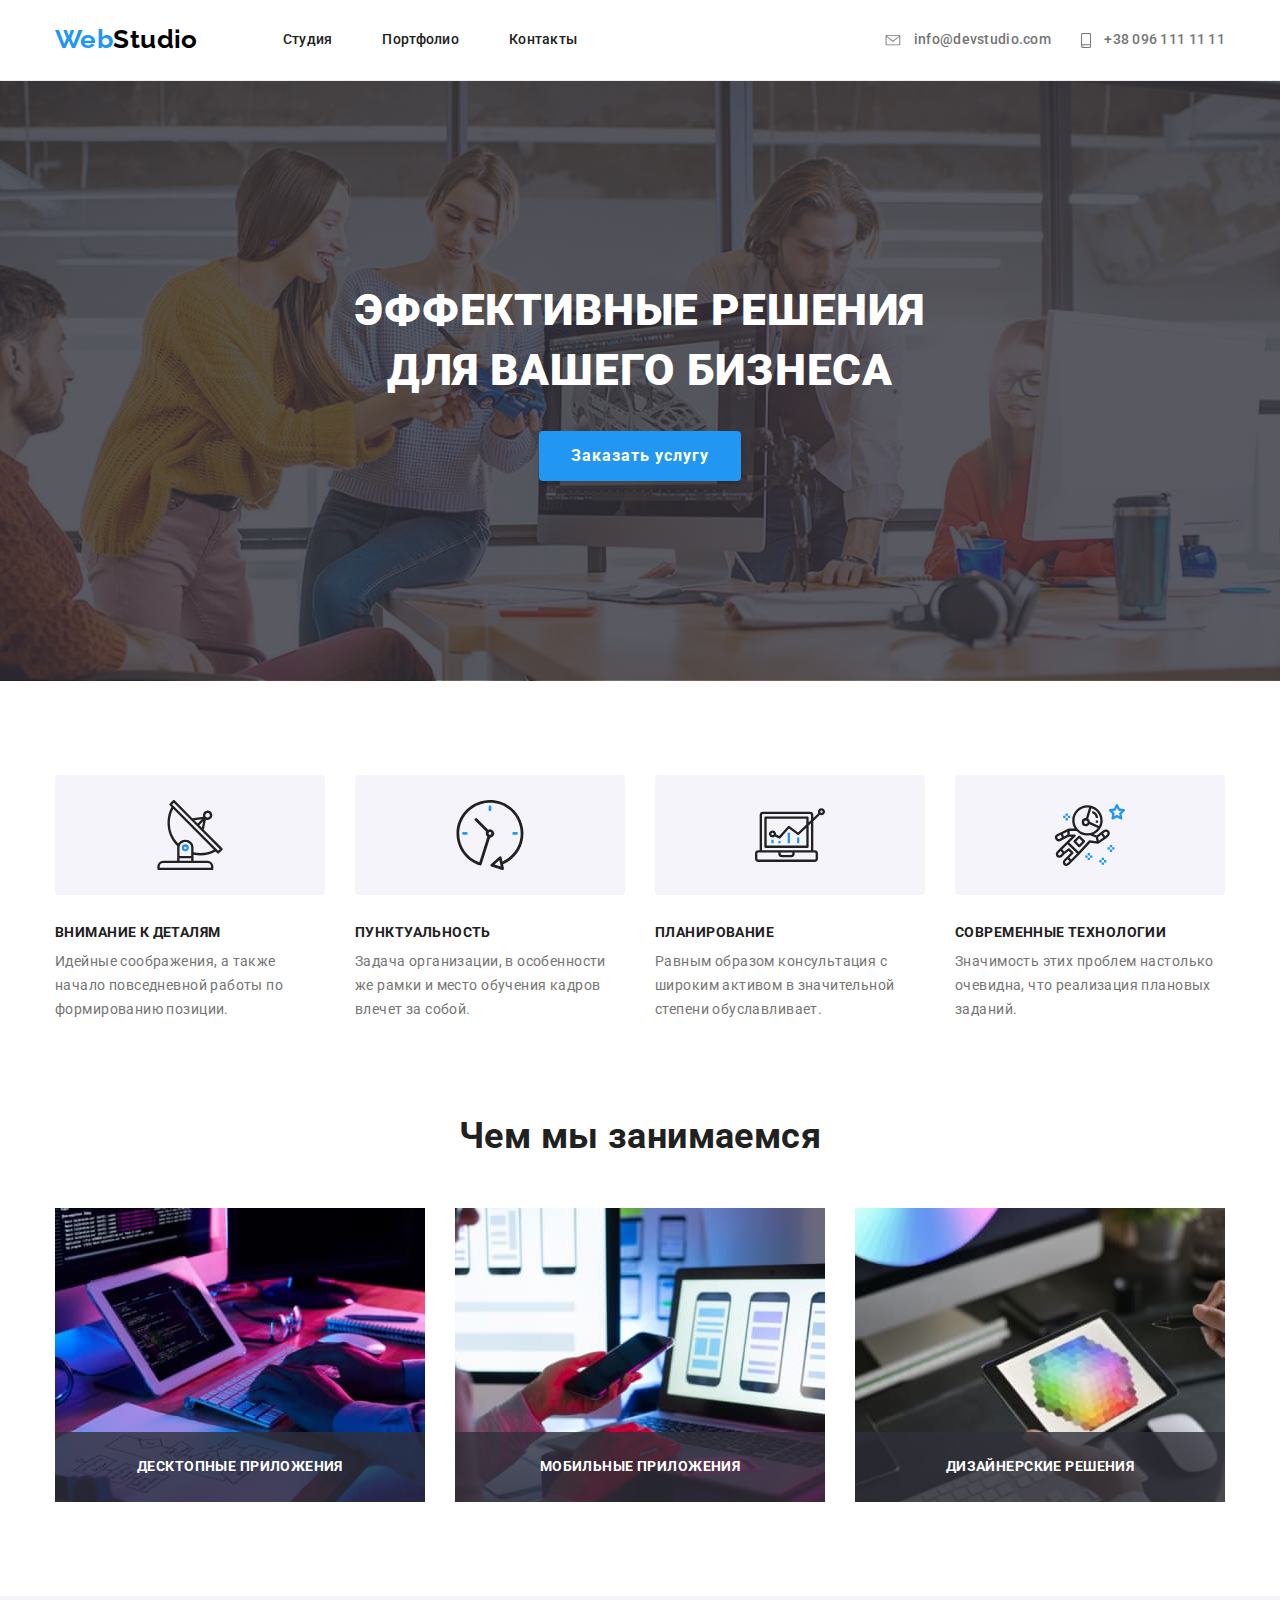
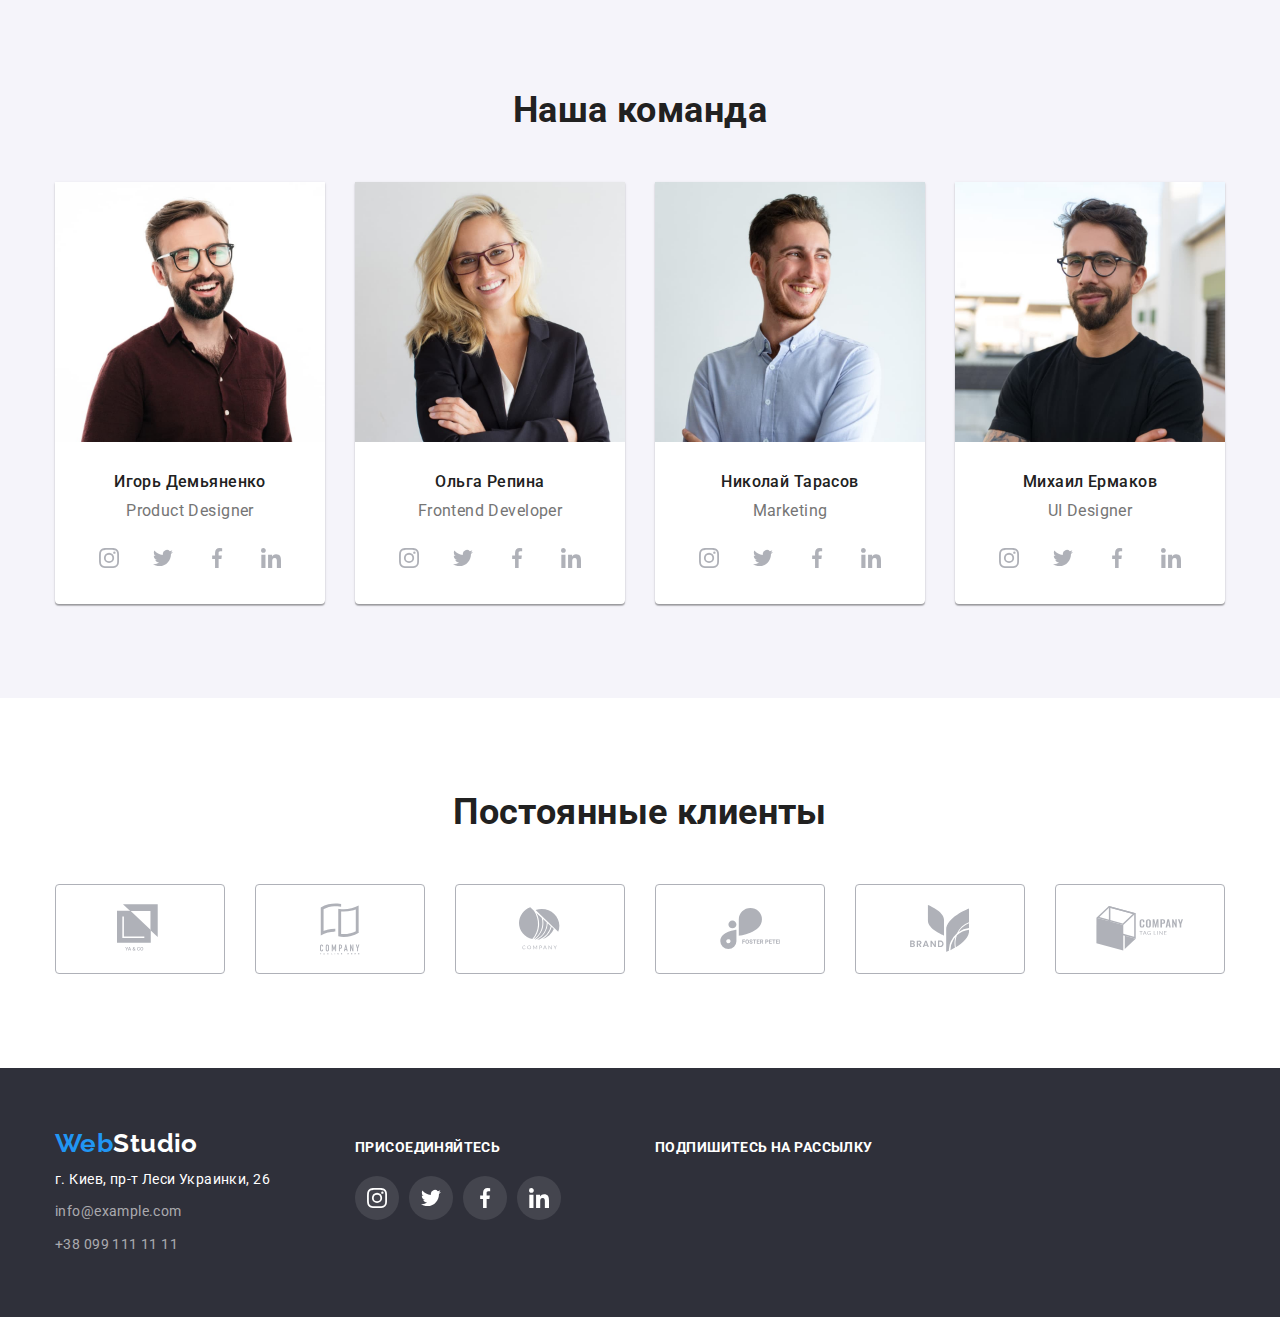
<file: index.html>
<!DOCTYPE html>
<html lang="ru">
  <head>
    <meta charset="UTF-8" />
    <meta name="viewport" content="width=device-width, initial-scale=1.0" />
    <title>goit-markup-hw-05</title>
    <link
      href="https://fonts.googleapis.com/css2?family=Raleway:wght@700&family=Roboto:wght@400;500;700;900&display=swap"
      rel="stylesheet"
    />
    <link
      rel="stylesheet"
      href="https://cdnjs.cloudflare.com/ajax/libs/modern-normalize/0.6.0/modern-normalize.min.css"
    />
    <link rel="stylesheet" href="./css/style.css" />
  </head>
  <body>
    <!--Шапка-->
    <header class="page-header">
      <div class="container main-nav">
        <nav class="menu-nav">
          <a href="./index.html" class="logo"
            ><span class="text">Web</span>Studio</a
          >
          <ul class="site-nav list">
            <li class="item">
              <a href="./index.html" class="link">Студия</a>
            </li>
            <li class="item">
              <a href="./portfolio.html" class="link">Портфолио</a>
            </li>
            <li class="item">
              <a href="" class="link">Контакты</a>
            </li>
          </ul>
        </nav>
        <ul class="contact-nav list">
          <li class="item">
            <a href="mailto:info@devstudio.com" class="link">
              <svg class="link-icon icon-envelope">
                <use href="./images/sprint.svg#icon-envelope"></use>
              </svg>
              info@devstudio.com
            </a>
          </li>
          <li class="item">
            <a href="tel:+380961111111" class="link">
              <svg class="link-icon icon-smartphone">
                <use href="./images/sprint.svg#icon-smartphone"></use>
              </svg>
              +38 096 111 11 11
            </a>
          </li>
        </ul>
      </div>
    </header>
    <main>
      <!--Герой-->
      <div class="overlay">
        <section class="hero">
          <h1 class="hero-title">
            эффективные решения для вашего бизнеса
          </h1>
          <button class="btn" type="button" data-modal-open>
            Заказать услугу
          </button>
        </section>
      </div>
      <!--Преимущества-->
      <section class="section feature-section">
        <div class="container">
          <h2 class="section-title invisible">Наши преимущества</h2>
          <ul class="feature-list list">
            <li class="item">
              <div class="icon-feature">
                <svg class="antenna">
                  <use href="./images/sprint.svg#icon-antenna1"></use>
                </svg>
              </div>
              <h3 class="title">Внимание к деталям</h3>
              <p class="text">
                Идейные соображения, а также начало повседневной работы по
                формированию позиции.
              </p>
            </li>
            <li class="item">
              <div class="icon-feature">
                <svg class="antenna">
                  <use
                    href="./images/sprint.svg#icon-clock1"
                    width="70px"
                    height="70px"
                  ></use>
                </svg>
              </div>
              <h3 class="title">Пунктуальность</h3>
              <p class="text">
                Задача организации, в особенности же рамки и место обучения
                кадров влечет за собой.
              </p>
            </li>
            <li class="item">
              <div class="icon-feature">
                <svg class="antenna">
                  <use
                    href="./images/sprint.svg#icon-diagram1"
                    width="70px"
                    height="70px"
                  ></use>
                </svg>
              </div>
              <h3 class="title">Планирование</h3>
              <p class="text">
                Равным образом консультация с широким активом в значительной
                степени обуславливает.
              </p>
            </li>
            <li class="item">
              <div class="icon-feature">
                <svg class="antenna">
                  <use
                    href="./images/sprint.svg#icon-astronaut1"
                    width="70px"
                    height="70px"
                  ></use>
                </svg>
              </div>
              <h3 class="title">Современные технологии</h3>
              <p class="text">
                Значимость этих проблем настолько очевидна, что реализация
                плановых заданий.
              </p>
            </li>
          </ul>
        </div>
      </section>
      <!--Чем мы занимаемся-->
      <section class="section">
        <div class="container work">
          <h2 class="section-title">Чем мы занимаемся</h2>
          <ul class="work-list list">
            <li class="item">
              <img
                src="./images/img05.jpg"
                alt="Десктопные приложения"
                width="370"
                height="294"
              />
              <h3 class="title">Десктопные приложения</h3>
            </li>
            <li class="item">
              <img
                src="./images/img06.jpg"
                alt="Мобильные приложения"
                width="370"
                height="294"
              />
              <h3 class="title">Мобильные приложения</h3>
            </li>
            <li class="item">
              <img
                src="./images/img07.jpg"
                alt="Дизайнерские решения"
                width="370"
                height="294"
              />
              <h3 class="title">Дизайнерские решения</h3>
            </li>
          </ul>
        </div>
      </section>
      <!--Наша команда-->
      <section class="section team">
        <div class="container">
          <h2 class="section-title">Наша команда</h2>
          <ul class="team-list list">
            <li class="item">
              <img
                class="photo"
                src="./images/img01.jpg"
                alt="Игорь Демьяненко"
                width="270"
                height="260"
              />
              <div class="team-inform">
                <h3 class="title">Игорь Демьяненко</h3>
                <p class="text">Product Designer</p>
                <ul class="socials list">
                  <li class="socials-link">
                    <a href="#" class="link" aria-label="ссылка на instagram">
                      <svg class="icon-socials">
                        <use href="./images/sprint.svg#icon-instagram"></use>
                      </svg>
                    </a>
                  </li>
                  <li class="socials-link">
                    <a href="#" class="link" aria-label="ссылка на twitter">
                      <svg class="icon-socials">
                        <use href="./images/sprint.svg#icon-twitter"></use>
                      </svg>
                    </a>
                  </li>
                  <li class="socials-link">
                    <a href="#" class="link" aria-label="ссылка на facebook">
                      <svg class="icon-socials">
                        <use href="./images/sprint.svg#icon-facebook"></use>
                      </svg>
                    </a>
                  </li>
                  <li class="socials-link">
                    <a href="#" class="link" aria-label="ссылка на linkedin">
                      <svg class="icon-socials">
                        <use href="./images/sprint.svg#icon-linkedin"></use>
                      </svg>
                    </a>
                  </li>
                </ul>
              </div>
            </li>
            <li class="item">
              <img
                class="photo"
                src="./images/img02.jpg"
                alt="Ольга Репина"
                width="270"
                height="260"
              />
              <div class="team-inform">
                <h3 class="title">Ольга Репина</h3>
                <p class="text">Frontend Developer</p>
                <ul class="socials list">
                  <li class="socials-link">
                    <a href="#" class="link" aria-label="ссылка на instagram">
                      <svg class="icon-socials">
                        <use href="./images/sprint.svg#icon-instagram"></use>
                      </svg>
                    </a>
                  </li>
                  <li class="socials-link">
                    <a href="" class="link" aria-label="ссылка на twitter">
                      <svg class="icon-socials">
                        <use href="./images/sprint.svg#icon-twitter"></use>
                      </svg>
                    </a>
                  </li>
                  <li class="socials-link">
                    <a href="#" class="link" aria-label="ссылка на facebook">
                      <svg class="icon-socials">
                        <use href="./images/sprint.svg#icon-facebook"></use>
                      </svg>
                    </a>
                  </li>
                  <li class="socials-link">
                    <a href="#" class="link" aria-label="ссылка на linkedin">
                      <svg class="icon-socials">
                        <use href="./images/sprint.svg#icon-linkedin"></use>
                      </svg>
                    </a>
                  </li>
                </ul>
              </div>
            </li>
            <li class="item">
              <img
                class="photo"
                src="./images/img03.jpg"
                alt="Николай Тарасов"
                width="270"
                height="260"
              />
              <div class="team-inform">
                <h3 class="title">Николай Тарасов</h3>
                <p class="text">Marketing</p>
                <ul class="socials list">
                  <li class="socials-link">
                    <a href="#" class="link" aria-label="ссылка на instagram">
                      <svg class="icon-socials">
                        <use href="./images/sprint.svg#icon-instagram"></use>
                      </svg>
                    </a>
                  </li>
                  <li class="socials-link">
                    <a href="#" class="link" aria-label="ссылка на twitter">
                      <svg class="icon-socials">
                        <use href="./images/sprint.svg#icon-twitter"></use>
                      </svg>
                    </a>
                  </li>
                  <li class="socials-link">
                    <a href="#" class="link" aria-label="ссылка на facebook">
                      <svg class="icon-socials">
                        <use href="./images/sprint.svg#icon-facebook"></use>
                      </svg>
                    </a>
                  </li>
                  <li class="socials-link">
                    <a href="#" class="link" aria-label="ссылка на linkedin">
                      <svg class="icon-socials">
                        <use href="./images/sprint.svg#icon-linkedin"></use>
                      </svg>
                    </a>
                  </li>
                </ul>
              </div>
            </li>
            <li class="item">
              <img
                class="photo"
                src="./images/img04.jpg"
                alt="Михаил Ермаков"
                width="270"
                height="260"
              />
              <div class="team-inform">
                <h3 class="title">Михаил Ермаков</h3>
                <p class="text">UI Designer</p>
                <ul class="socials list">
                  <li class="socials-link">
                    <a href="#" class="link" aria-label="ссылка на instagram">
                      <svg class="icon-socials">
                        <use href="./images/sprint.svg#icon-instagram"></use>
                      </svg>
                    </a>
                  </li>
                  <li class="socials-link">
                    <a href="#" class="link" aria-label="ссылка на twitter">
                      <svg class="icon-socials">
                        <use href="./images/sprint.svg#icon-twitter"></use>
                      </svg>
                    </a>
                  </li>
                  <li class="socials-link">
                    <a href="#" class="link" aria-label="ссылка на facebook">
                      <svg class="icon-socials">
                        <use href="./images/sprint.svg#icon-facebook"></use>
                      </svg>
                    </a>
                  </li>
                  <li class="socials-link">
                    <a href="#" class="link" aria-label="ссылка на linkedin">
                      <svg class="icon-socials">
                        <use href="./images/sprint.svg#icon-linkedin"></use>
                      </svg>
                    </a>
                  </li>
                </ul>
              </div>
            </li>
          </ul>
        </div>
      </section>
      <!-- постоянные клиенты -->
      <section class="section">
        <div class="container">
          <h2 class="section-title">Постоянные клиенты</h2>
          <ul class="client-list list">
            <li class="item">
              <a class="link-customer" href="#">
                <svg class="icon-customer" width="45" height="50">
                  <use href="./images/sprint.svg#icon-customer1"></use>
                </svg>
              </a>
            </li>
            <li class="item">
              <a class="link-customer" href="#"
                ><svg class="icon-customer" width="40" height="52">
                  <use href="./images/sprint.svg#icon-customer2"></use>
                </svg>
              </a>
            </li>
            <li class="item">
              <a class="link-customer" href="#"
                ><svg class="icon-customer" width="41" height="43">
                  <use href="./images/sprint.svg#icon-customer3"></use>
                </svg>
              </a>
            </li>
            <li class="item">
              <a class="link-customer" href="#"
                ><svg class="icon-customer" width="80" height="42">
                  <use href="./images/sprint.svg#icon-customer4"></use>
                </svg>
              </a>
            </li>
            <li class="item">
              <a class="link-customer" href="#"
                ><svg class="icon-customer" width="59" height="47">
                  <use href="./images/sprint.svg#icon-customer5"></use>
                </svg>
              </a>
            </li>
            <li class="item">
              <a class="link-customer" href="#"
                ><svg class="icon-customer" width="88" height="45">
                  <use href="./images/sprint.svg#icon-customer6"></use>
                </svg>
              </a>
            </li>
          </ul>
        </div>
      </section>
    </main>
    <footer class="footer-page">
      <div class="container">
        <div class="address">
          <a class="home-page" href="./index.html"
            ><span class="text">Web</span>Studio</a
          >
          <address class="address-text">
            <span class="text">г. Киев, пр-т Леси Украинки, 26 </span>
            <a href="mailto:info@example.com" class="link">info@example.com</a>
            <a href="tel:+380991111111" class="link">+38 099 111 11 11</a>
          </address>
        </div>
        <div class="socials-link">
          <b class="title-link">присоединяйтесь</b>
          <ul class="socials-list list">
            <li class="item footer-item">
              <a href="#" class="link" aria-label="ссылка на instagram">
                <svg class="footer-icon">
                  <use href="./images/sprint.svg#icon-instagram"></use>
                </svg>
              </a>
            </li>
            <li class="item footer-item">
              <a href="#" class="link" aria-label="ссылка на twitter">
                <svg class="footer-icon">
                  <use href="./images/sprint.svg#icon-twitter"></use>
                </svg>
              </a>
            </li>
            <li class="item footer-item">
              <a href="#" class="link" aria-label="ссылка на facebook">
                <svg class="footer-icon">
                  <use href="./images/sprint.svg#icon-facebook"></use>
                </svg>
              </a>
            </li>
            <li class="item footer-item">
              <a href="#" class="link" aria-label="ссылка на linkedin">
                <svg class="footer-icon">
                  <use href="./images/sprint.svg#icon-linkedin"></use>
                </svg>
              </a>
            </li>
          </ul>
        </div>
        <div class="subscription">
          <b class="text">Подпишитесь на рассылку</b>
        </div>
      </div>
    </footer>

    <!-- ===== МОДАЛЬНОЕ ОКНО ===== -->
    <div class="is-hidden backdrop" data-modal>
      <div class="modal-open-content" data-modal-open>
        <button class="button-close-modal" data-modal-close>
          <svg class="icon-close">
            <use href="./images/sprint.svg#icon-icon-close"></use>
          </svg>
        </button>
      </div>
    </div>
    <script src="./modal.js"></script>
    <!-- ===== JS для форм ======= -->
    <script>
      (() => {
        document
          .querySelector(".js-speaker-form")
          .addEventListener("submit", (e) => {
            e.preventDefault();

            new FormData(e.currentTarget).forEach((value, name) =>
              console.log(`${name}: ${value}`)
            );

            e.currentTarget.reset();
          });
      })();
    </script>
  </body>
</html>
</file>
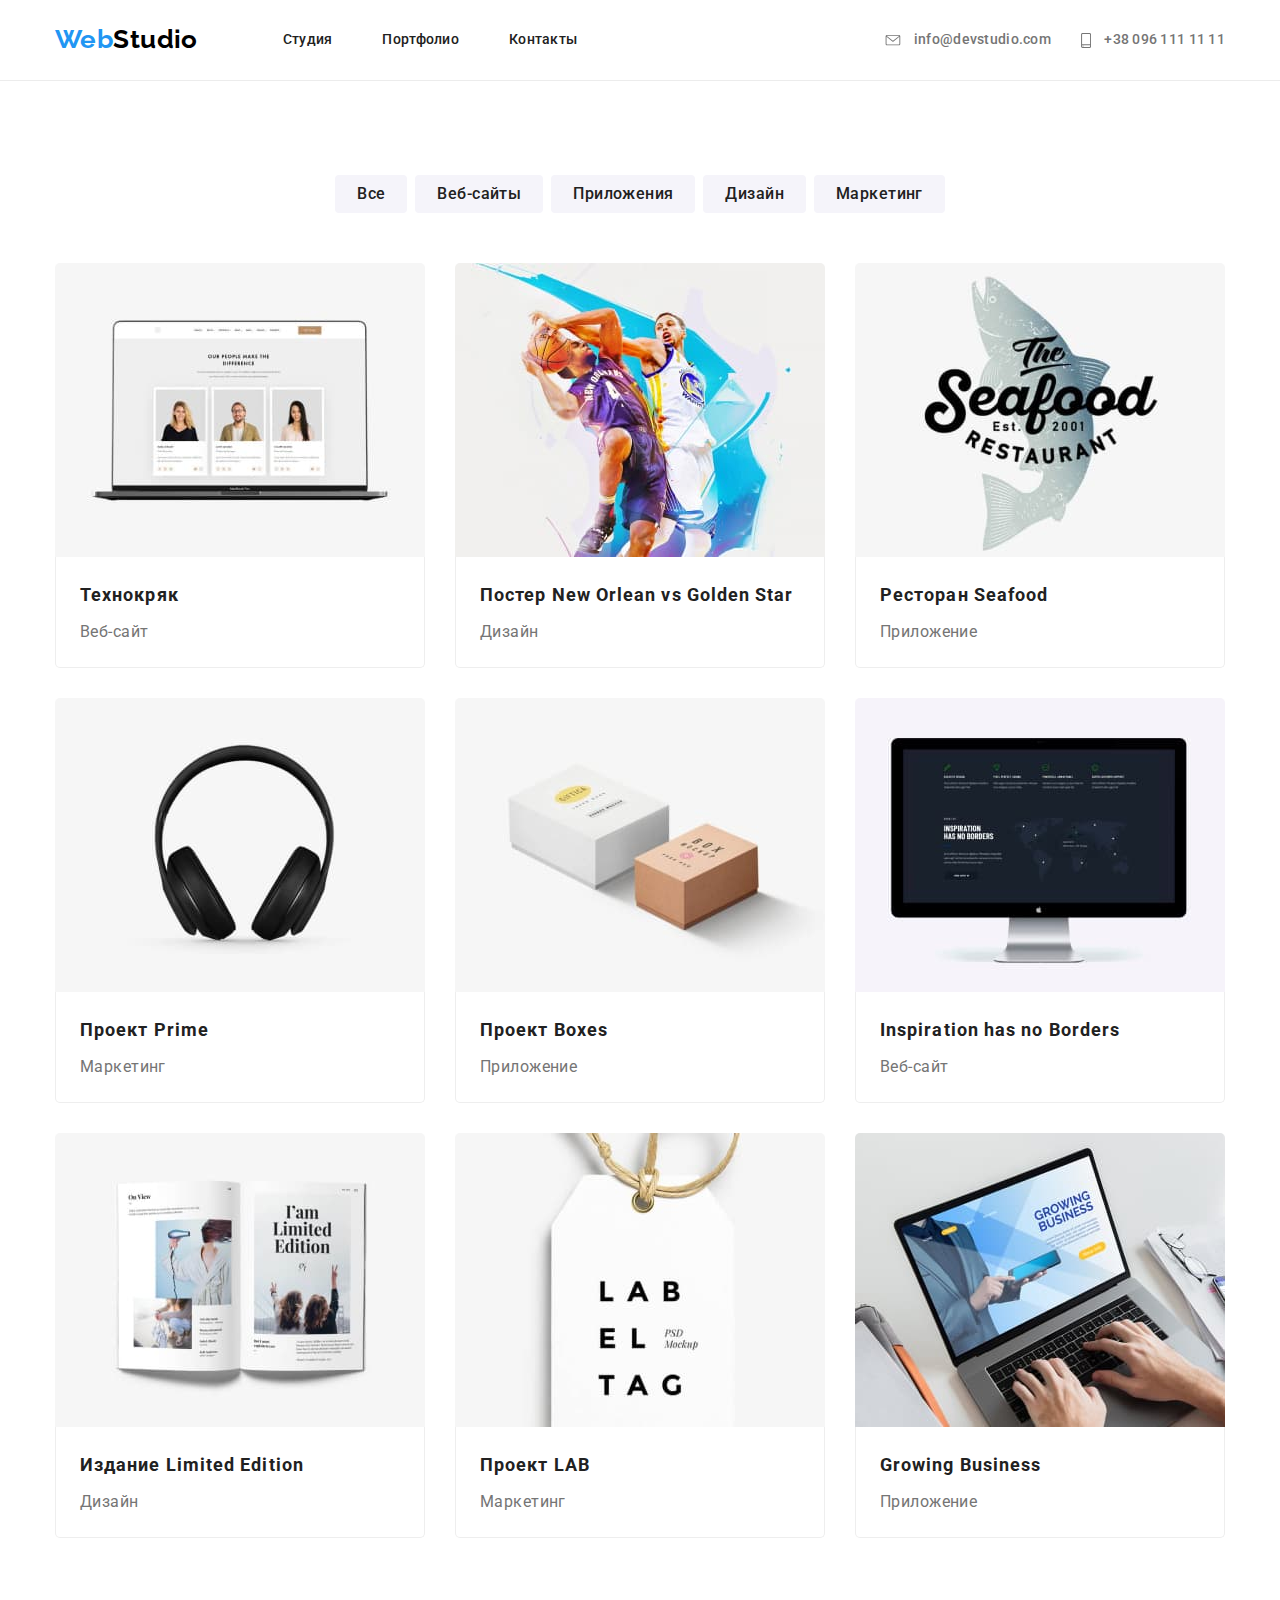
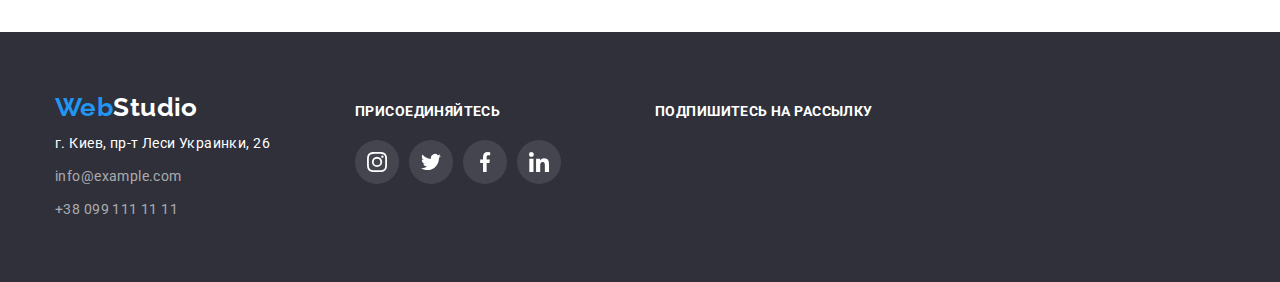
<file: portfolio.html>
<!DOCTYPE html>
<html lang="ru">
  <head>
    <meta charset="UTF-8" />
    <meta name="viewport" content="width=device-width, initial-scale=1.0" />
    <title>goit-markup-hw-05</title>
    <link
      href="https://fonts.googleapis.com/css2?family=Raleway:wght@700&family=Roboto:wght@400;500;700;900&display=swap"
      rel="stylesheet"
    />
    <link
      rel="stylesheet"
      href="https://cdnjs.cloudflare.com/ajax/libs/modern-normalize/0.6.0/modern-normalize.min.css"
    />
    <link rel="stylesheet" href="./css/style.css" />
  </head>
  <body>
    <!--Шапка-->
    <header class="page-header">
      <div class="container main-nav">
        <nav class="menu-nav">
          <a href="./index.html" class="logo"
            ><span class="text">Web</span>Studio</a
          >
          <ul class="site-nav list">
            <li class="item"><a href="./index.html" class="link">Студия</a></li>
            <li class="item">
              <a href="./portfolio.html" class="link">Портфолио</a>
            </li>
            <li class="item"><a href="" class="link">Контакты</a></li>
          </ul>
        </nav>
        <ul class="contact-nav list">
          <li class="item">
            <a href="mailto:info@devstudio.com" class="link">
              <svg class="link-icon icon-envelope">
                <use href="./images/sprint.svg#icon-envelope"></use>
              </svg>
              info@devstudio.com
            </a>
          </li>
          <li class="item">
            <a href="tel:+380961111111" class="link">
              <svg class="link-icon icon-smartphone">
                <use href="./images/sprint.svg#icon-smartphone"></use>
              </svg>
              +38 096 111 11 11
            </a>
          </li>
        </ul>
      </div>
    </header>
    <main>
      <section class="filter section">
        <div class="container">
          <h1 class="invisible">наши работы</h1>
          <ul class="filter-menu list">
            <li class="item">
              <button type="button" class="button">Все</button>
            </li>
            <li class="item">
              <button type="button" class="button">Веб-сайты</button>
            </li>
            <li class="item">
              <button type="button" class="button">Приложения</button>
            </li>
            <li class="item">
              <button type="button" class="button">Дизайн</button>
            </li>
            <li class="item">
              <button type="button" class="button">Маркетинг</button>
            </li>
          </ul>
          <ul class="project-list list">
            <li class="item">
              <div class="card">
                <a href="#" class="link"
                  ><div class="card-image">
                    <img
                      src="./images/img08.jpg"
                      alt="ноутбук с приложением"
                      width="370"
                      height="294"
                    />
                    <p class="text">
                      Технокряк это современная площадка распространения
                      коронавируса. Компании используют эту платформу для
                      цифрового шпионажа и атак на защищённые сервера
                      конкурентов.
                    </p>
                  </div>
                  <div class="card-content">
                    <h3 class="title-card">Технокряк</h3>
                    <p class="desc">Веб-сайт</p>
                  </div>
                </a>
              </div>
            </li>
            <li class="item">
              <div class="card">
                <a href="#" class="link">
                  <div class="card-image">
                    <img
                      src="./images/img09.jpg"
                      alt="постер с дизайном"
                      width="370"
                      height="294"
                    />
                    <p class="text">
                      Технокряк это современная площадка распространения
                      коронавируса. Компании используют эту платформу для
                      цифрового шпионажа и атак на защищённые сервера
                      конкурентов.
                    </p>
                  </div>

                  <div class="card-content">
                    <h3 class="title-card">Постер New Orlean vs Golden Star</h3>
                    <p class="desc">Дизайн</p>
                  </div>
                </a>
              </div>
            </li>
            <li class="item">
              <div class="card">
                <a href="#" class="link">
                  <div class="card-image">
                    <img
                      src="./images/img010.jpg"
                      alt="фото приложения для ресторана"
                      width="370"
                      height="294"
                    />

                    <p class="text">
                      Технокряк это современная площадка распространения
                      коронавируса. Компании используют эту платформу для
                      цифрового шпионажа и атак на защищённые сервера
                      конкурентов.
                    </p>
                  </div>
                  <div class="card-content">
                    <h3 class="title-card">Ресторан Seafood</h3>
                    <p class="desc">Приложение</p>
                  </div>
                </a>
              </div>
            </li>
            <li class="item">
              <div class="card">
                <a href="#" class="link">
                  <div class="card-image">
                    <img
                      src="./images/img011.jpg"
                      alt="приложение для ресторана"
                      width="370"
                      height="294"
                    />
                    <p class="text">
                      Технокряк это современная площадка распространения
                      коронавируса. Компании используют эту платформу для
                      цифрового шпионажа и атак на защищённые сервера
                      конкурентов.
                    </p>
                  </div>
                  <div class="card-content">
                    <h3 class="title-card">Проект Prime</h3>
                    <p class="desc">Маркетинг</p>
                  </div>
                </a>
              </div>
            </li>
            <li class="item">
              <div class="card">
                <a href="#" class="link">
                  <div class="card-image">
                    <img
                      src="./images/img012.jpg"
                      alt="фото приложения"
                      width="370"
                      height="294"
                    />
                    <p class="text">
                      Технокряк это современная площадка распространения
                      коронавируса. Компании используют эту платформу для
                      цифрового шпионажа и атак на защищённые сервера
                      конкурентов.
                    </p>
                  </div>
                  <div class="card-content">
                    <h3 class="title-card">Проект Boxes</h3>
                    <p class="desc">Приложение</p>
                  </div>
                </a>
              </div>
            </li>
            <li class="item">
              <div class="card">
                <a href="#" class="link">
                  <div class="card-image">
                    <img
                      src="./images/img013.jpg"
                      alt="пример веб-сайта"
                      width="370"
                      height="294"
                    />
                    <p class="text">
                      Технокряк это современная площадка распространения
                      коронавируса. Компании используют эту платформу для
                      цифрового шпионажа и атак на защищённые сервера
                      конкурентов.
                    </p>
                  </div>
                  <div class="card-content">
                    <h3 class="title-card">Inspiration has no Borders</h3>
                    <p class="desc">Веб-сайт</p>
                  </div>
                </a>
              </div>
            </li>
            <li class="item">
              <div class="card">
                <a href="#" class="link">
                  <div class="card-image">
                    <img
                      src="./images/img014.jpg"
                      alt="пример дизайн для журнала"
                      width="370"
                      height="294"
                    />
                    <p class="text">
                      Технокряк это современная площадка распространения
                      коронавируса. Компании используют эту платформу для
                      цифрового шпионажа и атак на защищённые сервера
                      конкурентов.
                    </p>
                  </div>
                  <div class="card-content">
                    <h3 class="title-card">Издание Limited Edition</h3>
                    <p class="desc">Дизайн</p>
                  </div>
                </a>
              </div>
            </li>
            <li class="item">
              <div class="card">
                <a href="#" class="link">
                  <div class="card-image">
                    <img
                      src="./images/img015.jpg"
                      alt="проект маркенига Лаб"
                      width="370"
                      height="294"
                    />
                    <p class="text">
                      Технокряк это современная площадка распространения
                      коронавируса. Компании используют эту платформу для
                      цифрового шпионажа и атак на защищённые сервера
                      конкурентов.
                    </p>
                  </div>
                  <div class="card-content">
                    <h3 class="title-card">Проект LAB</h3>
                    <p class="desc">Маркетинг</p>
                  </div>
                </a>
              </div>
            </li>
            <li class="item">
              <div class="card">
                <a href="#" class="link">
                  <div class="card-image">
                    <img
                      src="./images/img016.jpg"
                      alt="приложение для ноутбука"
                      width="370"
                      height="294"
                    />
                    <p class="text">
                      Технокряк это современная площадка распространения
                      коронавируса. Компании используют эту платформу для
                      цифрового шпионажа и атак на защищённые сервера
                      конкурентов.
                    </p>
                  </div>
                  <div class="card-content">
                    <h3 class="title-card">Growing Business</h3>
                    <p class="desc">Приложение</p>
                  </div>
                </a>
              </div>
            </li>
          </ul>
        </div>
      </section>
    </main>
    <footer class="footer-page">
      <div class="container footer">
        <div class="address">
          <a class="home-page" href="./index.html"
            ><span class="text">Web</span>Studio</a
          >
          <address class="address-text">
            <span class="text">г. Киев, пр-т Леси Украинки, 26 </span>
            <a href="mailto:info@example.com" class="link">info@example.com</a>
            <a href="tel:+380991111111" class="link">+38 099 111 11 11</a>
          </address>
        </div>
        <div class="socials-link">
          <b class="title-link">присоединяйтесь</b>
          <ul class="socials-list list">
            <li class="item footer-item">
              <a href="#" class="link" aria-label="ссылка на instagram">
                <svg class="footer-icon">
                  <use href="./images/sprint.svg#icon-instagram"></use>
                </svg>
              </a>
            </li>
            <li class="item footer-item">
              <a href="#" class="link" aria-label="ссылка на twitter">
                <svg class="footer-icon">
                  <use href="./images/sprint.svg#icon-twitter"></use>
                </svg>
              </a>
            </li>
            <li class="item footer-item">
              <a href="#" class="link" aria-label="ссылка на facebook">
                <svg class="footer-icon">
                  <use href="./images/sprint.svg#icon-facebook"></use>
                </svg>
              </a>
            </li>
            <li class="item footer-item">
              <a href="#" class="link" aria-label="ссылка на linkedin">
                <svg class="footer-icon">
                  <use href="./images/sprint.svg#icon-linkedin"></use>
                </svg>
              </a>
            </li>
          </ul>
        </div>
        <div class="subscription">
          <b class="text">Подпишитесь на рассылку</b>
        </div>
      </div>
    </footer>
  </body>
</html>
</file>
<file: css/style.css>
:root {
  --primary-text-color: #757575;
  --title-text-color: #212121;
  --title-text-white: #ffffff;
  --accent-color: #2196f3;
}

body {
  background-color: #ffffff;
  color: var(--primary-text-color);
  font-family: roboto, sans-serif;
  letter-spacing: 0.03em;
  font-weight: 400;
  font-size: 14px;
  line-height: 1.71;
}
.list {
  list-style: none;
  margin: 0;
  padding: 0;
}
.container {
  width: 1200px;
  padding-left: 15px;
  padding-right: 15px;
  margin: 0 auto;
}
img {
  display: block;
  max-width: 100%;
  height: auto;
}
a {
  text-decoration: none;
}

.section {
  padding-top: 94px;
  padding-bottom: 94px;
}

.section .section-title {
  margin-top: 0;
  margin-bottom: 50px;
  color: var(--title-text-color);
  font-weight: 700;
  font-size: 36px;
  line-height: 1.16;
  text-align: center;
}

.section .title {
  margin-top: 0;
  margin-bottom: 10px;
  color: var(--title-text-color);
  font-weight: 700;
  font-size: 14px;
  line-height: 1.14;
  text-transform: uppercase;
}

/* header */
.main-nav {
  display: flex;
  align-items: center;
  padding-top: 0;
  padding-bottom: 0;
}
.menu-nav {
  display: flex;
  align-items: center;
}
.page-header {
  border-bottom: 1px solid #ececec;
}

/*================= логотип ==================*/

.logo {
  display: inline-block;
  color: #000000;
  font-family: Raleway;
  font-weight: 700;
  font-size: 26px;
  line-height: 1.2;

  text-decoration: none;
  transition: 250ms cubic-bezier(0.4, 0, 0.2, 1);
}
.logo:hover,
.logo:focus {
  color: var(--accent-color);
}
.logo .text {
  color: var(--accent-color);
}

/*=============== ссылки навигации ================*/
.site-nav {
  display: flex;
  margin-left: 85px;
}

.site-nav .item + .item {
  margin-left: 50px;
}

.site-nav .link {
  display: block;
  padding-top: 32px;
  padding-bottom: 32px;

  color: var(--title-text-color);
  font-weight: 500;
  font-size: 14px;
  line-height: 1.14;
  letter-spacing: 0.02em;

  text-decoration: none;

  transition: 250ms cubic-bezier(0.4, 0, 0.2, 1);
}
.site-nav .item {
  display: flex;
  position: relative;
}
.site-nav .link::after {
  display: block;
  width: -webkit-fill-available;
  content: "";
  height: 4px;
  background-color: var(--accent-color);
  border-radius: 2px;
  position: absolute;
  right: 0;
  bottom: -1px;
  opacity: 0;
  transition: 250ms cubic-bezier(0.4, 0, 0.2, 1);
}

.site-nav .link:hover,
.site-nav .link:focus {
  color: var(--accent-color);
}

.site-nav .link:hover::after,
.site-nav .link:focus::after {
  opacity: 1;
}
.contact-nav {
  display: flex;
  margin-left: auto;
}
.contact-nav .item + .item {
  margin-left: 30px;
}
.contact-nav .link {
  color: var(--primary-text-color);
  font-weight: 500;
  font-size: 14px;
  line-height: 1.14;
  letter-spacing: 0.02em;

  text-decoration: none;
  transition: 250ms cubic-bezier(0.4, 0, 0.2, 1);
}

.contact-nav .link:hover,
.contact-nav .link:focus {
  color: var(--accent-color);
}

.link-icon {
  fill: currentColor;
  vertical-align: middle;
}
.icon-envelope {
  width: 16px;
  height: 11px;
  margin-right: 10px;
}

.icon-smartphone {
  width: 10px;
  height: 15px;
  margin-right: 10px;
}

/*================= Герой =====================*/

.hero {
  width: 672px;
  letter-spacing: 0.06em;
  text-align: center;
  color: var(--title-text-white);
}
.hero .hero-title {
  max-width: 100%;
  margin-top: 0;
  margin-bottom: 30px;
  font-weight: 900;
  font-size: 44px;
  line-height: 1.36;
  text-transform: uppercase;
}
.btn {
  border-radius: 4px;
  border: 0;
  background: var(--accent-color);
  box-shadow: 0px 4px 4px rgba(0, 0, 0, 0.15);
  padding: 10px 32px;
  color: var(--title-text-white);
  font-weight: 700;
  font-size: 16px;
  line-height: 1.87;
  letter-spacing: 0.06em;
}
.overlay {
  display: flex;
  justify-content: center;
  max-width: 1600px;
  margin-left: auto;
  margin-right: auto;
  background-repeat: no-repeat;
  background-position: center;
  background-size: cover;
  background-image: linear-gradient(
      to right,
      rgba(47, 48, 58, 0.8),
      rgba(47, 48, 58, 0.8)
    ),
    url(../images/header.jpg);
  padding-top: 200px;
  padding-bottom: 200px;
  background-color: #c4c4c4;
}
/* ================= СКРЫТЬ ЗАГОЛОВОК СЕКЦИИ ПРЕИМУЩЕСТВА ==================*/
.invisible {
  display: none;
}

/* ======================================================
=============== ПРЕИМУЩЕСТВА ===========================
==========================================================*/
.feature-section {
  display: flex;
  padding-bottom: 0;
}
.feature-list .text {
  margin: 0;
}

.feature-list {
  display: flex;
}

.feature-list .item {
  display: flex;
  flex-direction: column;
  width: 270px;
}
.feature-list .item + .item {
  margin-left: 30px;
}
.icon-feature {
  display: flex;
  justify-content: center;
  align-items: center;
  width: 100%;
  padding-top: 25px;
  padding-bottom: 25px;
  background-color: #f5f4fa;
  border-radius: 4px;
  margin-bottom: 30px;
}
.antenna {
  display: flex;
  width: 70px;
  height: 70px;
}

/* ========================== ЧЕМ МЫ ЗАНИМАЕМСЯ =============*/

.work-list .title {
  margin-top: 0;
  margin-bottom: 0;
  padding-top: 27px;
  padding-bottom: 27px;
  color: var(--title-text-white);
  background-color: rgba(47, 48, 58, 0.8);
  text-transform: uppercase;
  text-align: center;
  position: absolute;
  bottom: 0;
  right: 0;
  width: 100%;
}

.work-list {
  display: flex;
}
.work-list .item {
  width: 370px;
  position: relative;
}
.work-list .item + .item {
  margin-left: 30px;
}
.work {
  padding-top: 0px;
}

/* ====================== НАША КОМАНДА ======================
=============================================================
=============================================================*/

.team {
  background: #f5f4fa;
}
.team-list {
  display: flex;
}
.team-list .item {
  background: #ffffff;
  width: calc((100% - 30px * 3) / 4);
  /* width: 270px; */
  /* align-content: center; */
  box-shadow: 0px 2px 1px rgba(0, 0, 0, 0.2), 0px 1px 1px rgba(0, 0, 0, 0.14),
    0px 1px 3px rgba(0, 0, 0, 0.12);
  border-radius: 0px 0px 4px 4px;
}

.team-list .item + .item {
  margin-left: 30px;
}
.team-list .title {
  margin-bottom: 10px;

  color: var(--title-text-color);
  font-weight: 500;
  font-size: 16px;
  line-height: 1.19;
  text-transform: none;
  text-align: center;
}
.team-list .text {
  margin: 0;
  margin-bottom: 16px;
  font-size: 16px;
  line-height: 1.19;
  text-align: center;
}
.item .photo {
  display: flex;
  margin-bottom: 30px;
}

.socials {
  display: flex;
  margin: 0 auto;
  justify-content: center;
}
.team-inform {
  padding-bottom: 24px;
}

.socials .socials-link + .socials-link {
  margin-left: 10px;
}
.socials-link .link {
  display: flex;
  justify-content: center;
  align-items: center;
  margin: 0 auto;
  width: 44px;
  height: 44px;
  border-radius: 50%;
  transition: 250ms cubic-bezier(0.4, 0, 0.2, 1);
}

.icon-socials {
  display: flex;
  fill: #afb1b8;
  width: 20px;
  height: 20px;
  transition: 250ms cubic-bezier(0.4, 0, 0.2, 1);
}

.socials-link .link:hover,
.socials-link .link:focus {
  background-color: var(--accent-color);
}
.socials-link .link:hover .icon-socials,
.socials-link .link:focus .icon-socials {
  fill: var(--title-text-white);
}

/* =========== ПОСТОЯННЫЕ КЛИЕНТЫ =================================
===================================================================*/

.client-list {
  display: flex;
}
.client-list .item {
  width: calc((100% - 30px * 5) / 6);
}

.item .link-customer {
  display: flex;
  justify-content: center;
  align-items: center;
  width: 100%;
  height: 90px;
  border: 1px solid rgb(175, 177, 184);
  border-radius: 4px;
  transition: 250ms cubic-bezier(0.4, 0, 0.2, 1);
}
.client-list .item + .item {
  margin-left: 30px;
}

.icon-customer {
  fill: #afb1b8;
  transition: 250ms cubic-bezier(0.4, 0, 0.2, 1);
}
.item .link-customer:hover,
.item .link-customer:focus {
  border-color: var(--accent-color);
}
.link-customer:hover .icon-customer,
.link-customer:focus .icon-customer {
  fill: var(--accent-color);
}
/* =============================================================
 ================МОДАЛЬНОЕ ОКНО=========================== 
==============================================================*/

.backdrop {
  position: fixed;
  left: 0px;
  top: 0px;
  width: 100%;
  height: 100%;
  opacity: 1;
  background: rgba(0, 0, 0, 0.2);
  transition: 250ms cubic-bezier(0.4, 0, 0.2, 1);
}

.modal-open-content {
  position: absolute;
  max-width: 528px;
  width: 100%;
  height: 581px;
  left: 50%;
  top: 50%;
  transform: translate(-50%, -50%);
  background: #ffffff;
  box-shadow: 0px 1px 3px rgba(0, 0, 0, 0.12), 0px 1px 1px rgba(0, 0, 0, 0.14),
    0px 2px 1px rgba(0, 0, 0, 0.2);
  border-radius: 4px;
  transition: 250ms cubic-bezier(0.4, 0, 0.2, 1);
}
.is-hidden .modal-open-content {
  transform: translateX(-300%);
}
.is-hidden {
  opacity: 0;
  visibility: hidden;
  pointer-events: none;
}
.button-close-modal {
  display: flex;
  justify-content: center;
  align-items: center;
  position: absolute;
  top: 8px;
  right: 8px;
  width: 30px;
  height: 30px;
  border-radius: 50%;
  border: 1px solid rgba(0, 0, 0, 0.1);
  background: #ffffff;
}
.button-close-modal .icon-close {
  width: 11px;
  height: 11px;
}

/* ===============   Футер   ================== */

.footer-page {
  padding-top: 60px;
  padding-bottom: 60px;
  color: var(--title-text-white);
  background-color: #2f303a;
}
.footer-page .container {
  display: flex;
  justify-content: space-between;
  align-items: baseline;
}

.address {
  width: 270px;
}
.address-text {
  font-style: normal;
  display: flex;
  flex-direction: column;
}
.address-text .text {
  margin-top: 8px;
}
.address .home-page {
  color: var(--title-text-white);
  font-family: Raleway;
  font-weight: 700;
  font-size: 26px;
  line-height: 1.19;
  text-decoration: none;
  transition: 250ms cubic-bezier(0.4, 0, 0.2, 1);
}
.home-page .text {
  color: var(--accent-color);
}
.home-page:hover,
.home-page:focus {
  color: var(--accent-color);
}
.address .link {
  margin-top: 9px;
  color: rgba(255, 255, 255, 0.6);
  text-decoration: none;
  transition: 250ms cubic-bezier(0.4, 0, 0.2, 1);
}
.address .link:hover,
.address .link:focus {
  color: var(--accent-color);
}

.socials-link .title-link {
  display: block;
  margin-bottom: 20px;
  font-weight: 700;
  font-size: 14px;
  line-height: 1.14;
  letter-spacing: 0.03em;
  text-transform: uppercase;
}
.container > .socials-link {
  width: 270px;
}
.socials-list {
  display: flex;
}
.socials-link > .socials-list .item + .item {
  margin-left: 10px;
}
.footer-item {
  background-color: rgba(255, 255, 255, 0.1);
  border-radius: 50%;
  display: flex;
  width: 44px;
  height: 44px;
  justify-content: center;
  align-items: center;
}

.footer-icon {
  fill: var(--title-text-white);
  width: 20px;
  height: 20px;
}
.footer-page .subscription {
  display: flex;
  width: 570px;
}
.subscription .text {
  font-weight: 700;
  font-size: 14px;
  line-height: 1.14;
  letter-spacing: 0.03em;
  text-transform: uppercase;
}

/* PORTFOLIO */

.filter-menu {
  display: flex;
  justify-content: center;
  margin-bottom: 50px;
}
.filter-menu .button {
  padding: 6px 22px;
  color: var(--title-text-color);
  background-color: #f5f4fa;
  font-family: inherit;
  font-weight: 500;
  font-size: 16px;
  line-height: 1.63;
  letter-spacing: inherit;
  border-style: hidden;
  border-radius: 4px;
  transition: 250ms cubic-bezier(0.4, 0, 0.2, 1);
}
.filter-menu .item + .item {
  margin-left: 8px;
}
.filter-menu .button:hover,
.filter-menu .button:focus {
  box-shadow: 0px 3px 1px rgba(0, 0, 0, 0.1), 0px 1px 2px rgba(0, 0, 0, 0.08),
    0px 2px 2px rgba(0, 0, 0, 0.12);
  color: var(--title-text-white);
  background-color: var(--accent-color);
}

.project-list .link {
  display: block;
  text-decoration: none;
}
.project-list {
  display: flex;
  flex-wrap: wrap;
}
.project-list .item {
  margin-right: 30px;
  margin-bottom: 30px;
}
.project-list .item:nth-child(3n) {
  margin-right: 0;
}
.project-list .item:nth-last-child(-n + 3) {
  margin-bottom: 0;
}
.project-list .card {
  width: 370px;
  overflow: hidden;
  border-top-left-radius: 5px;
  border-top-right-radius: 5px;
}
.card .card-content {
  background: #ffffff;
  border-left: 1px solid #eeeeee;
  border-right: 1px solid #eeeeee;
  border-bottom: 1px solid #eeeeee;
  box-sizing: border-box;
  border-bottom-left-radius: 5px;
  border-bottom-right-radius: 5px;
  padding: 20px 24px;
}

.card-content .title-card {
  margin-top: 0px;
  margin-bottom: 4px;
  color: var(--title-text-color);
  font-weight: 700;
  font-size: 18px;
  line-height: 2;
  letter-spacing: 0.06em;
}

.card-content .desc {
  margin: 0;
  color: var(--primary-text-color);
  font-weight: 400;
  font-size: 16px;
  line-height: 1.87;
}

.card-image .text {
  position: absolute;
  top: 0;
  left: 0;
  width: 100%;
  height: 100%;

  transform: translateY(100%);
  transition: 250ms cubic-bezier(0.4, 0, 0.2, 1);

  margin: 0;
  padding-top: 63px;
  padding-bottom: 63px;
  padding-right: 24px;
  padding-left: 24px;

  color: var(--title-text-white);
  font-weight: 400;
  font-size: 18px;
  line-height: 1.56;
}
.card:hover .card-image .text {
  transform: translateY(0);
}
.card:hover .card-image::before {
  transform: translateY(0);
}
.item:hover .card {
  box-shadow: 0px 1px 1px rgba(0, 0, 0, 0.12), 0px 4px 4px rgba(0, 0, 0, 0.06),
    1px 4px 6px rgba(0, 0, 0, 0.16);
}
.card-image::before {
  content: "";
  display: inline-block;
  position: absolute;
  width: 100%;
  height: 100%;
  top: 0;
  left: 0;
  /* opacity: 1; */
  transform: translateY(100%);
  transition: transform 250ms ease;

  background-color: rgba(33, 150, 243, 0.9);
}

.card-image {
  position: relative;
  overflow: hidden;
}
</file>
